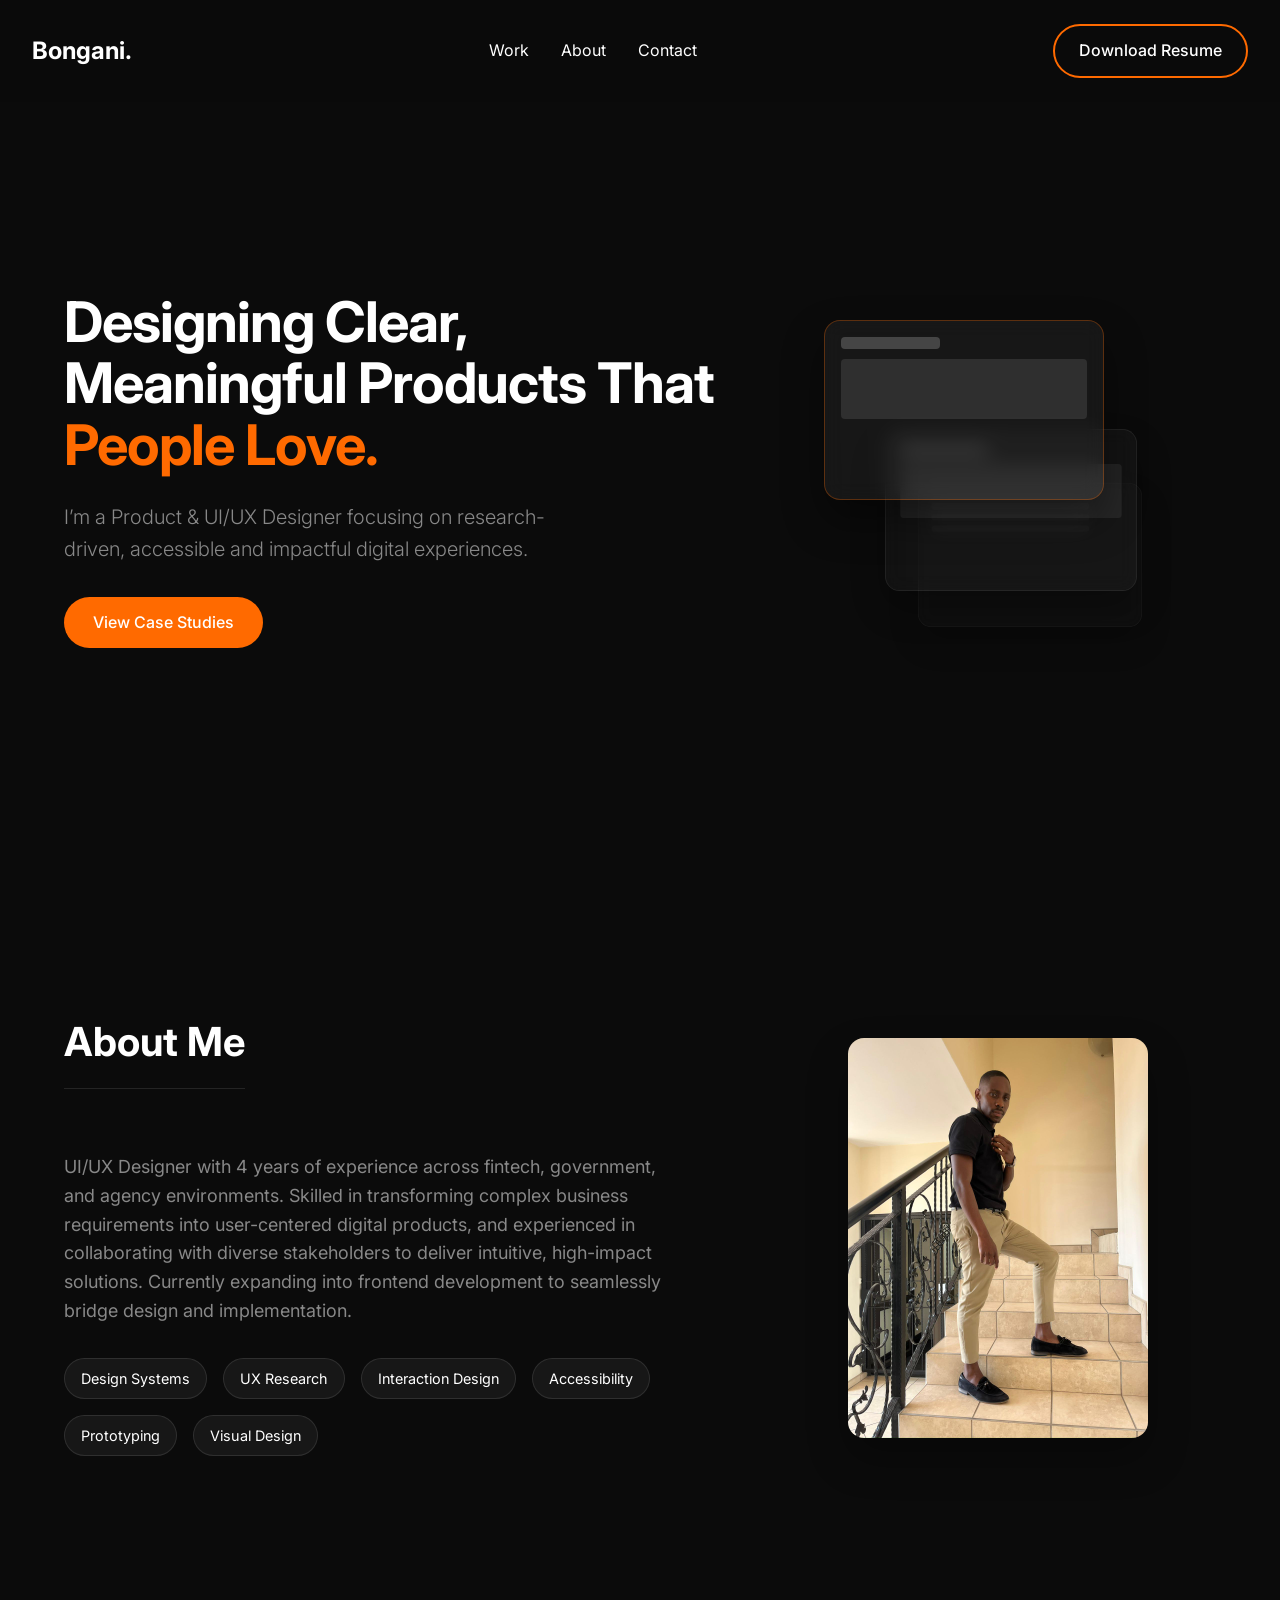
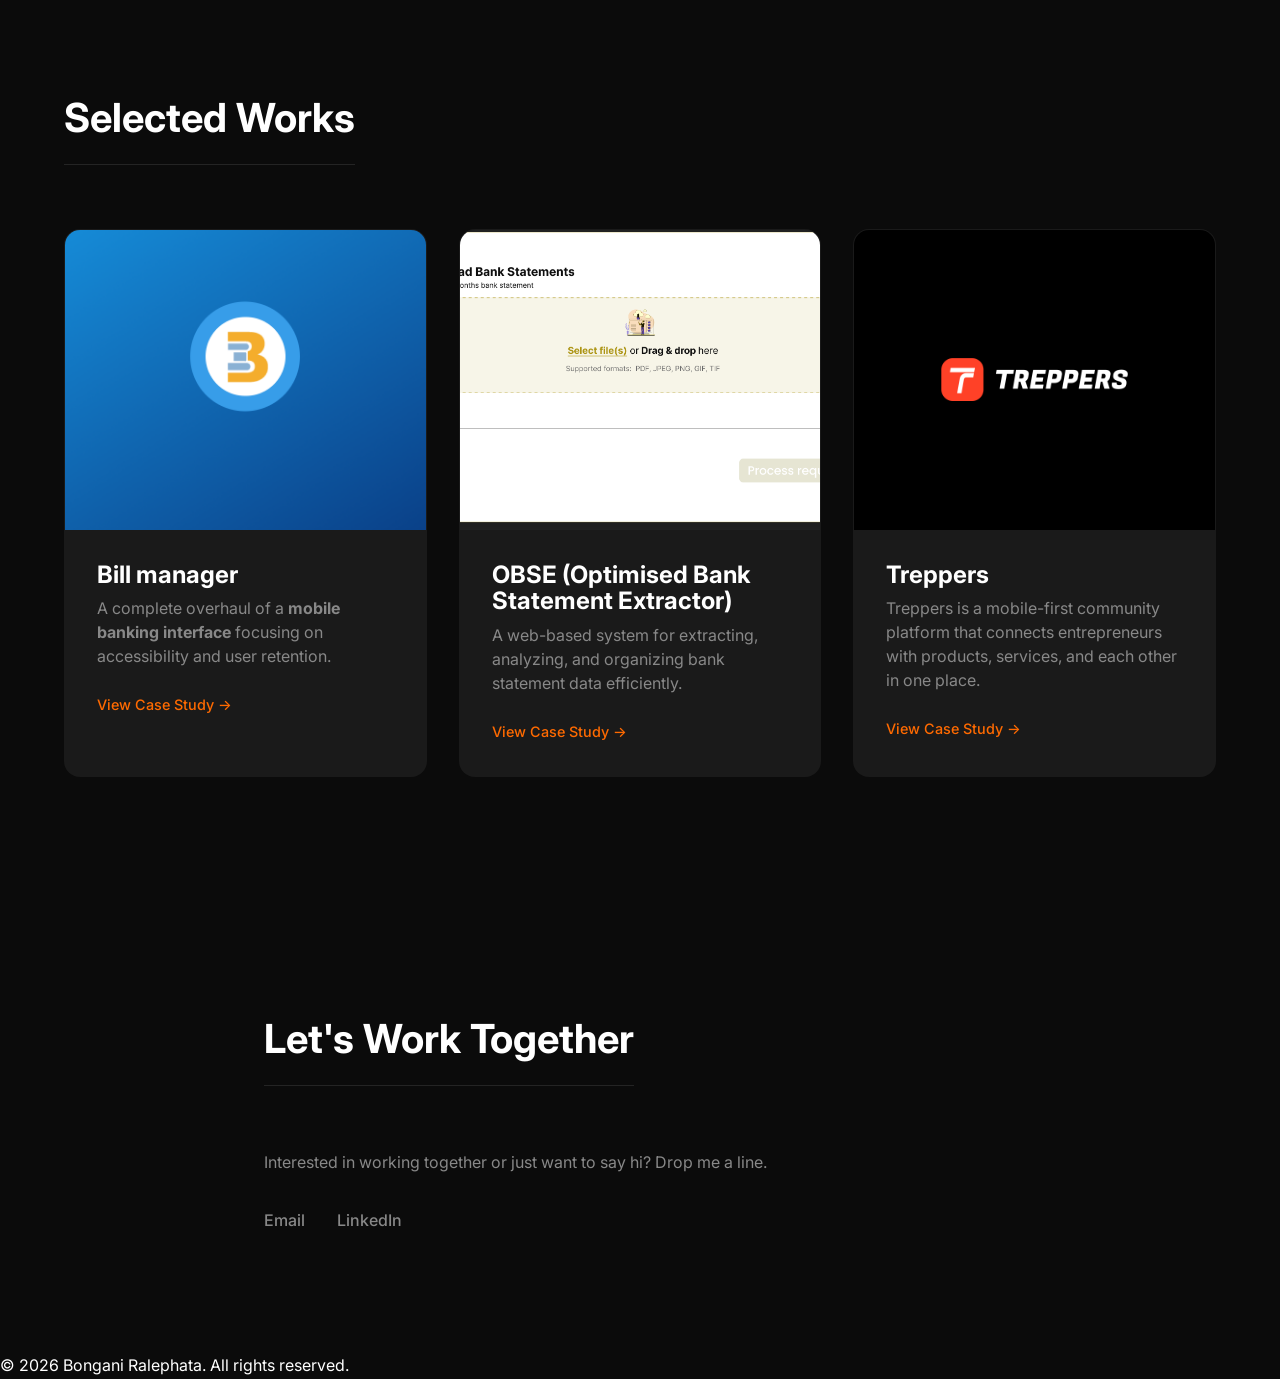
<file: index.html>
<!DOCTYPE html>
<html lang="en">

<head>
    <meta charset="UTF-8">
    <meta name="viewport" content="width=device-width, initial-scale=1.0">
    <title>Bongani Ralephata | Product & UI/UX Designer</title>
    <link rel="preconnect" href="https://fonts.googleapis.com">
    <link rel="preconnect" href="https://fonts.gstatic.com" crossorigin>
    <link href="https://fonts.googleapis.com/css2?family=Inter:wght@300;400;500;600;700&display=swap" rel="stylesheet">
    <link rel="stylesheet" href="css/style.css">
</head>

<body>
    <nav class="navbar" >
        <div class="logo">Bongani.</div>
        <ul class="nav-links">
            <li><a href="#work">Work</a></li>
            <li><a href="#about">About</a></li>
            <li><a href="#contact">Contact</a></li>
        </ul>
        <a href="assets/Bongani Ralephata CV.pdf"  class="btn btn-secondary">Download Resume</a>
        
    </nav>

    <main id="main-content">
        <!-- Hero Section -->
        <section id="hero" class="hero-section">
            <div class="container hero-container">
                <div class="hero-content">
                    <h1 class="hero-title">Designing Clear, Meaningful Products That <span class="text-orange">People
                            Love.</span></h1>
                    <p class="hero-subtitle">I’m a Product & UI/UX Designer focusing on research-driven, accessible and
                        impactful digital experiences.</p>
                    <div class="hero-actions">
                        <a href="#work" class="btn btn-primary">View Case Studies</a>
                        <!--<a href="#" class="btn btn-outline">Download CV</a>-->
                    </div>
                </div>
                <div class="hero-visual">
                    <div class="floating-ui-card card-1">
                        <div class="ui-header"></div>
                        <div class="ui-body"></div>
                    </div>
                    <div class="floating-ui-card card-2">
                        <div class="ui-header"></div>
                        <div class="ui-body"></div>
                    </div>
                    <div class="floating-ui-card card-3">
                        <div class="ui-content-lines"></div>
                    </div>
                </div>
            </div>
        </section>

        <!-- About Section -->
        <section id="about" class="about-section">
            <div class="container about-container">
                <div class="about-content">
                    <h2 class="section-title">About Me</h2>
                    <p class="about-text">
                        UI/UX Designer with 4 years of experience across fintech, government, and agency environments. Skilled in transforming complex business requirements into user-centered digital products, and experienced in collaborating with diverse stakeholders to deliver intuitive, high-impact solutions. Currently expanding into frontend development to seamlessly bridge design and implementation.
                    </p>
                    <ul class="skills-list">
                        <li>Design Systems</li>
                        <li>UX Research</li>
                        <li>Interaction Design</li>
                        <li>Accessibility</li>
                        <li>Prototyping</li>
                        <li>Visual Design</li>
                    </ul>
                </div>
                <div class="about-image">
                    <img src="assets/images/WhatsApp Image 2025-12-08 at 20.19.52.jpeg" alt="Bongani Ralephata Portrait" class="portrait-img">
                </div>
            </div>
        </section>

        <!-- Work/Projects Section -->
        <section id="work" class="projects-section">
            <div class="container">
                <h2 class="section-title">Selected Works</h2>
                <div class="projects-grid">
                    <!-- Project Card 1 -->
                    <a href="Bill-manager.html" class="project-card">
                        <div class="project-image">
                            <img src="assets/images/Logo.png"Fintech Dashboard loading="lazy">
                        </div>
                        <div class="project-info">
                            <h3 class="project-title">Bill manager</h3>
                            <p class="project-desc">A complete overhaul of a <span><strong>mobile banking interface</strong></span> focusing on accessibility
                                and user retention.</p>
                           
                            <span class="project-link">View Case Study &rarr;</span>
                        </div>
                    </a>

                    <!-- Project Card 2--> 
                    <a href="OBSE.html" class="project-card">
                        <div class="project-image" >
                            <img src="assets/images/Obse_cover.png" alt="E-Commerce App" loading="lazy" >
                        </div>
                        <div class="project-info">
                            <h3 class="project-title">OBSE (Optimised Bank Statement Extractor)</h3>
                            <p class="project-desc">A web-based system for extracting, analyzing, and organizing bank statement data efficiently.</p>
                            <span class="project-link">View Case Study &rarr;</span>
                        </div>
                    </a>

                    <!-- Project Card 3 -->
                    <a href="Treppers.html" class="project-card">
                        <div class="project-image">
                            <img src="assets/images/Treppers_logo.png" alt="HealthTech Portal" loading="lazy">
                        </div>
                        <div class="project-info">
                            <h3 class="project-title">Treppers</h3>
                            <p class="project-desc">Treppers is a mobile-first community platform that connects entrepreneurs with products, services, and each other in one place.</p>
                            <span class="project-link">View Case Study &rarr;</span>
                        </div>
                    </a>
                </div>
            </div>
        </section>

        

        <!-- Contact Section -->
        <section id="contact" class="contact-section">
            <div class="container contact-container">
                <div class="contact-content">
                    <h2 class="section-title">Let's Work Together</h2>
                    <p class="contact-text">Interested in working together or just want to say hi? Drop me a line.</p>

                    <!--<form class="contact-form">
                        <div class="form-group">
                            <input type="text" placeholder="Name" required>
                        </div>
                        <div class="form-group">
                            <input type="email" placeholder="Email" required>
                        </div>
                        <div class="form-group">
                            <textarea placeholder="Message" rows="5" required></textarea>
                        </div>
                        <button type="submit" class="btn btn-primary">Send Message</button>
                    </form>-->

                    <div class="social-links">
                        <a href="mailto:bonganiralephata67@gmail.com" class="social-link">Email</a>
                        <a href="www.linkedin.com/in/bongani-ralephata-429795181" class="social-link">LinkedIn</a>
                    </div>
                </div>
            </div>
        </section>
    </main>

    <footer>
        <p>&copy; 2026 Bongani Ralephata. All rights reserved.</p>
    </footer>

    <script src="js/script.js"></script>
</body>

</html>
</file>
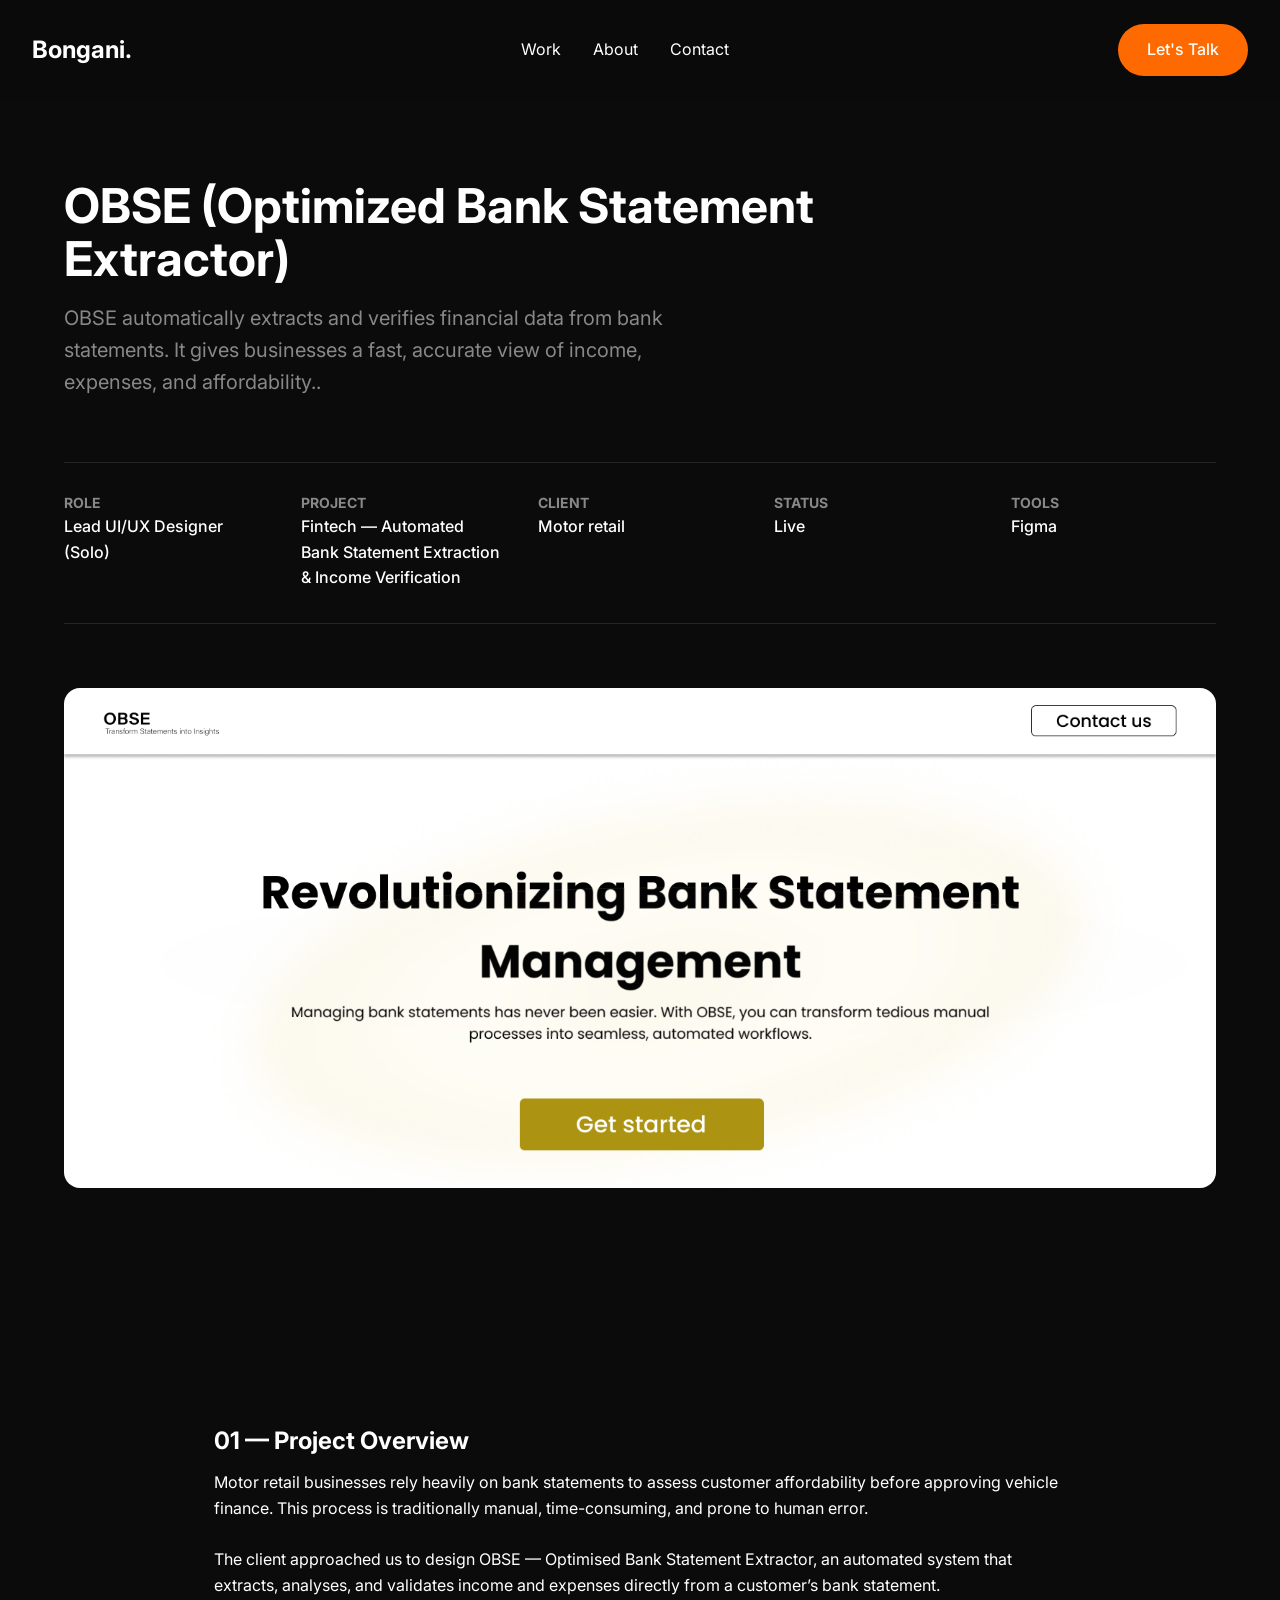
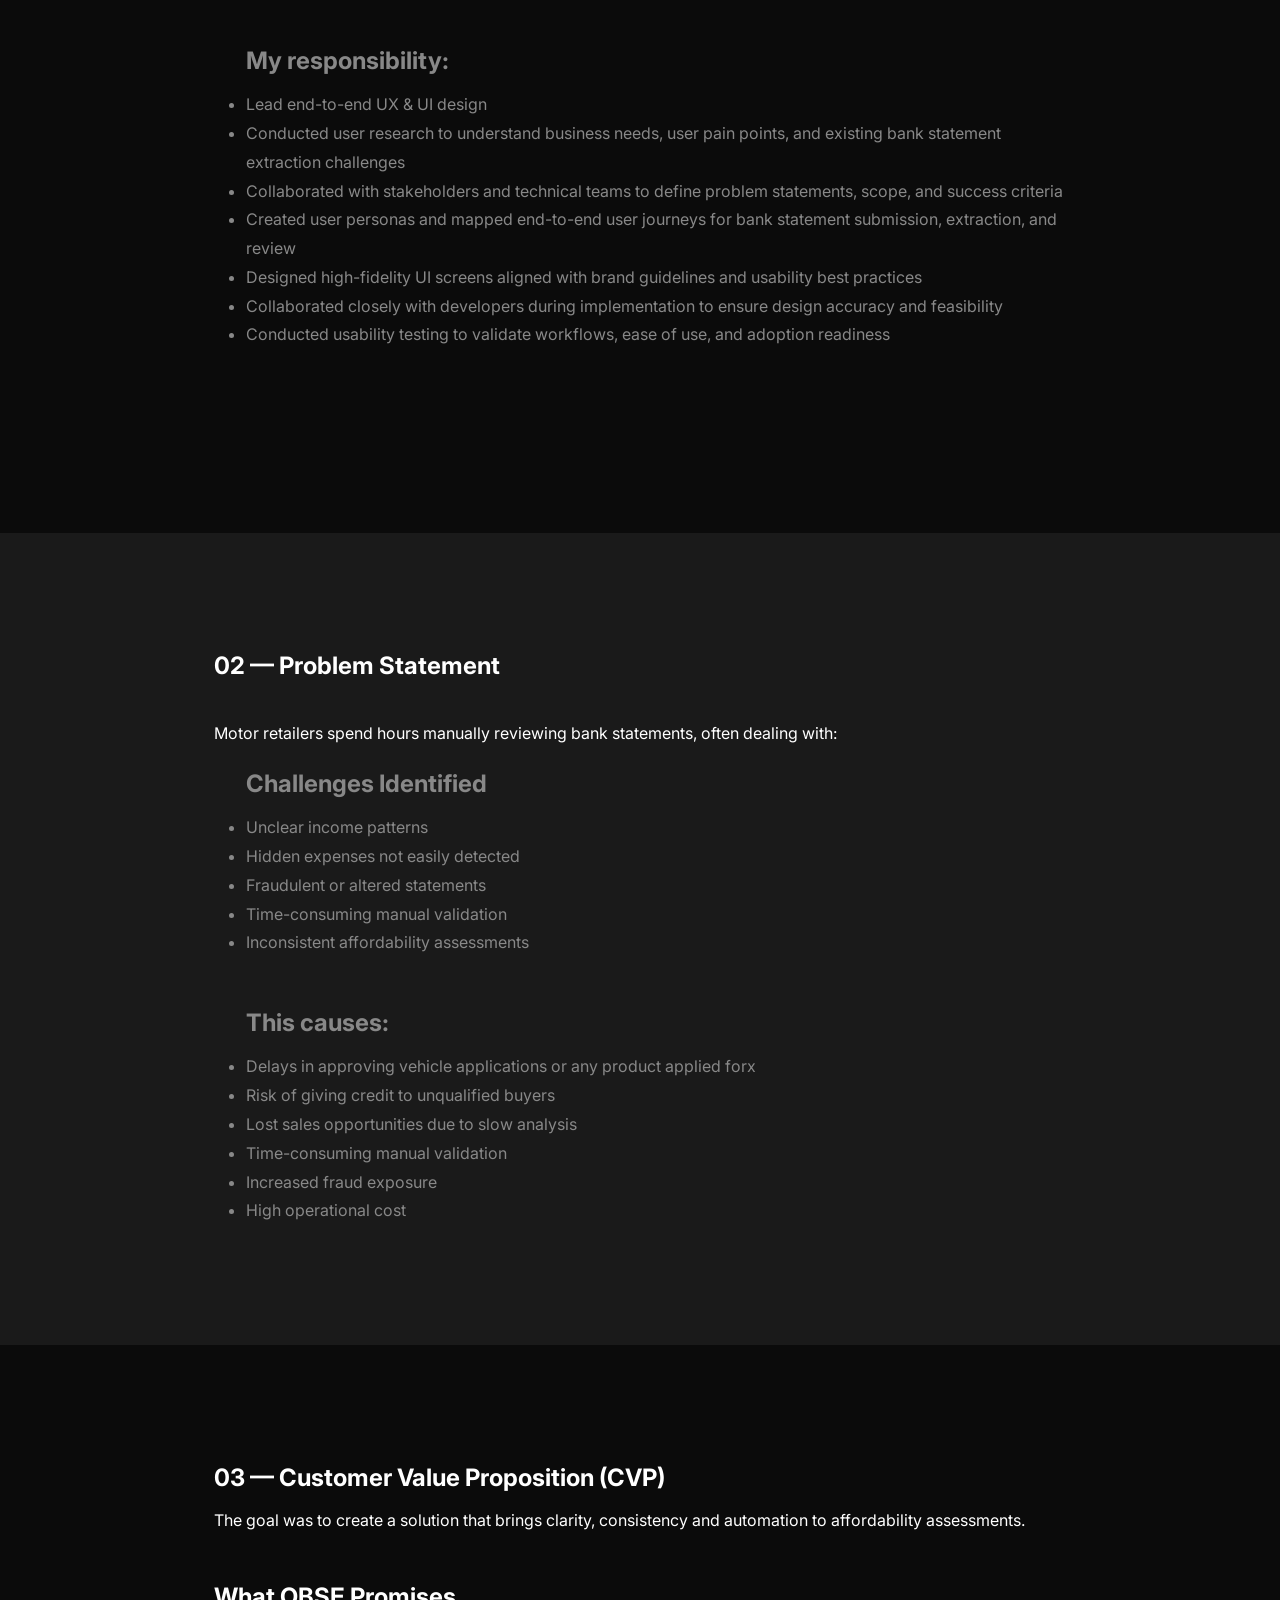
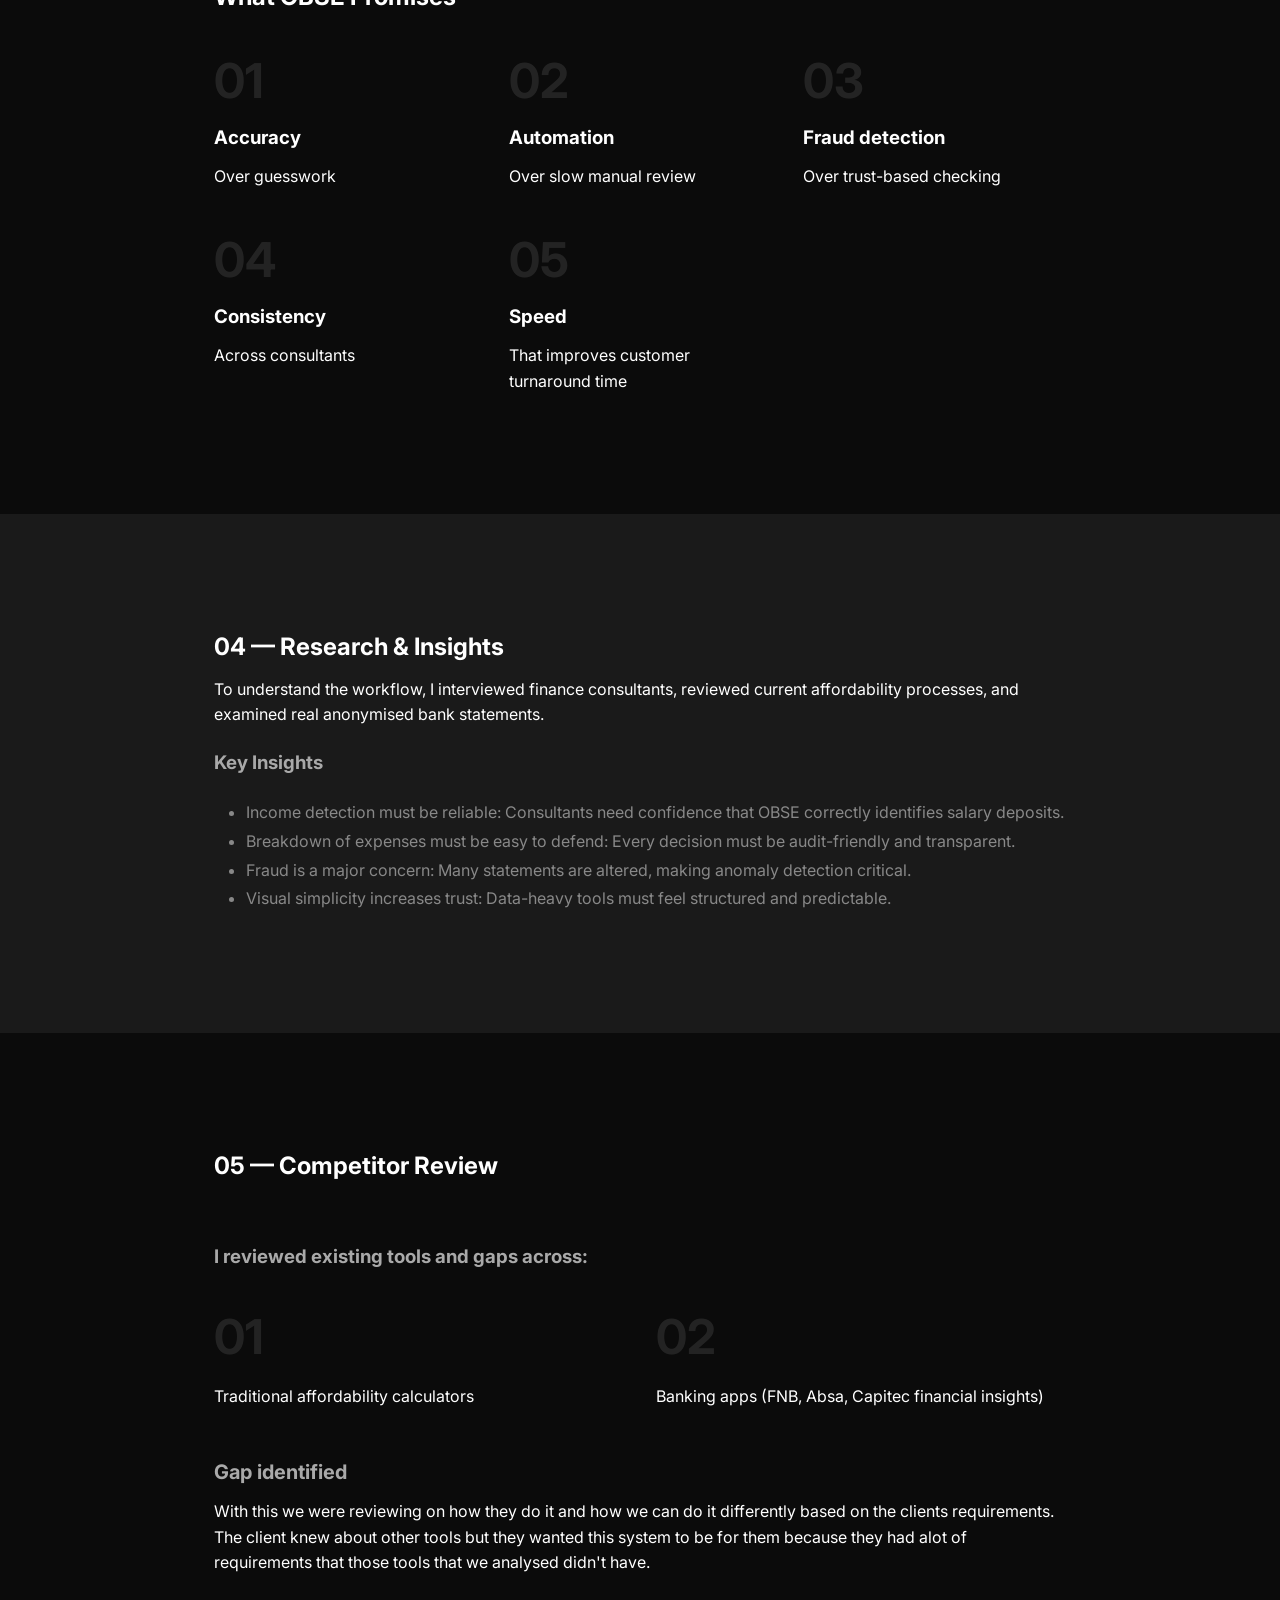
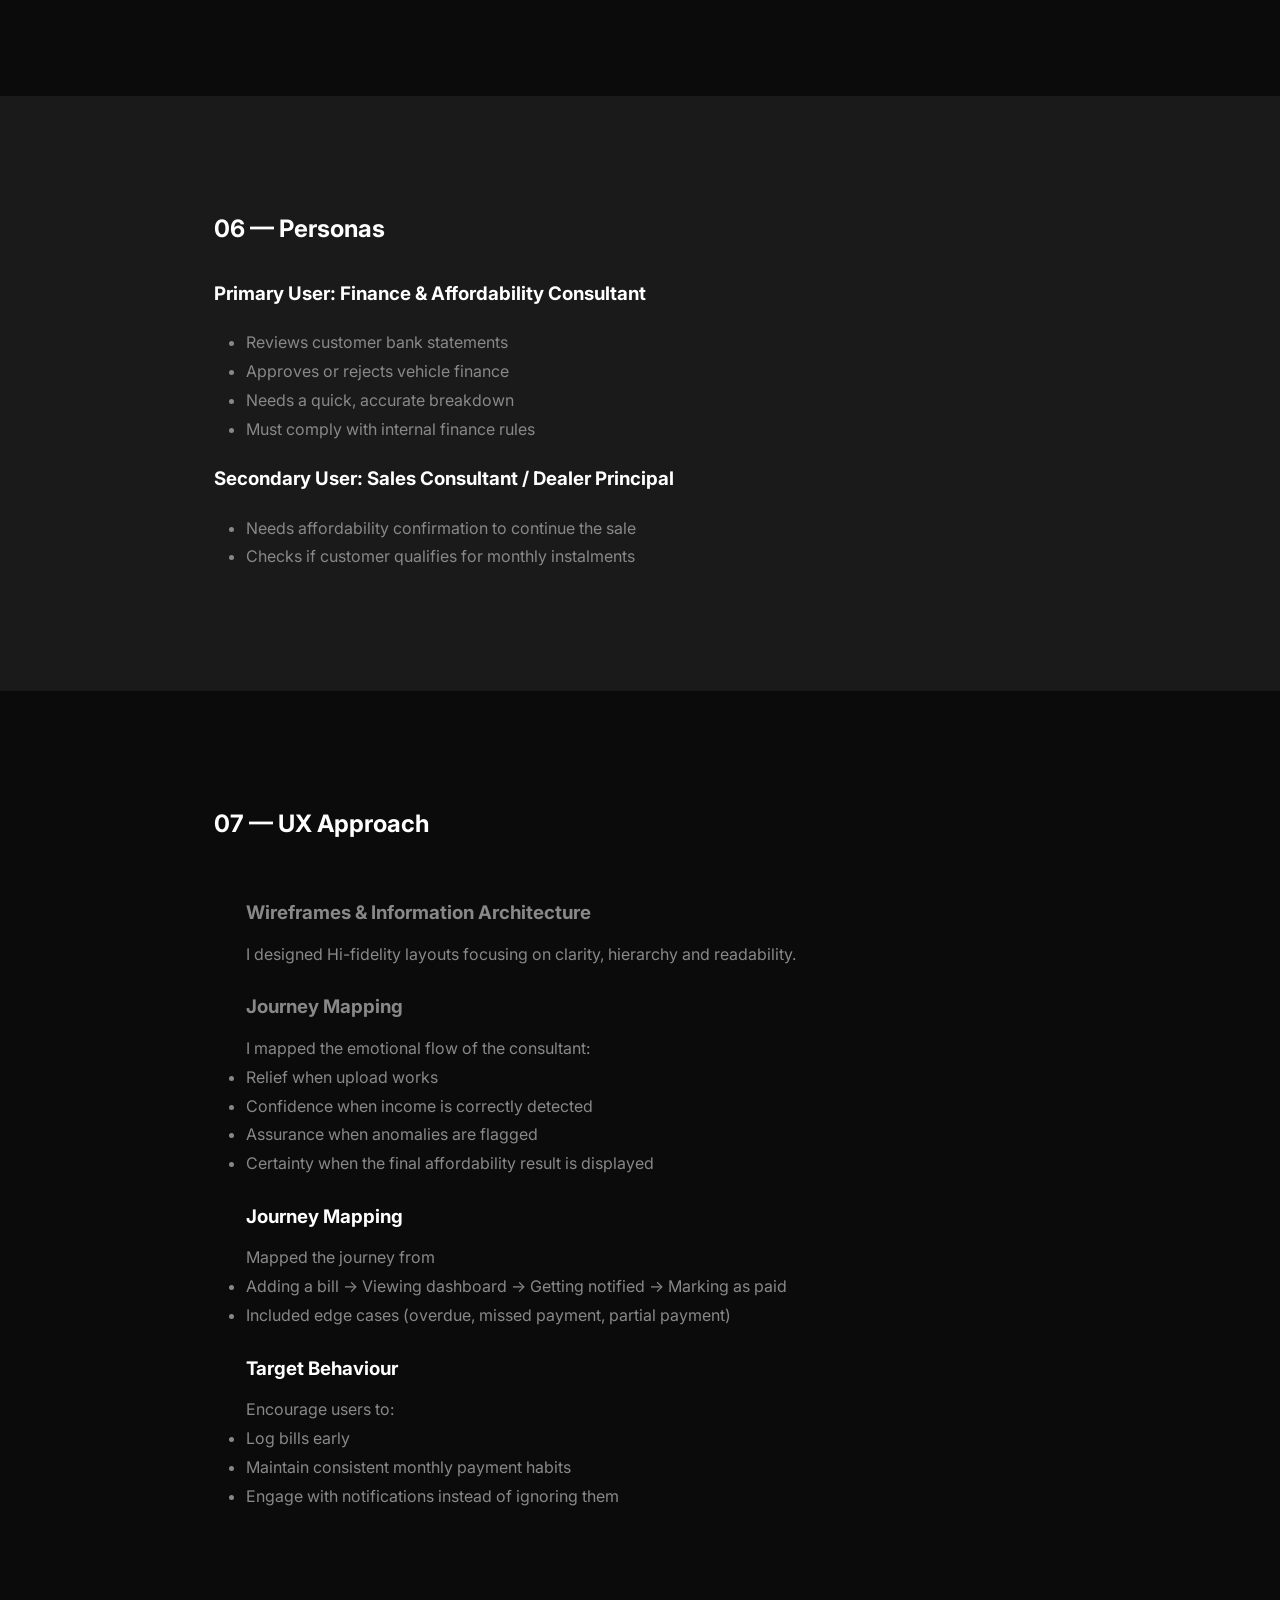
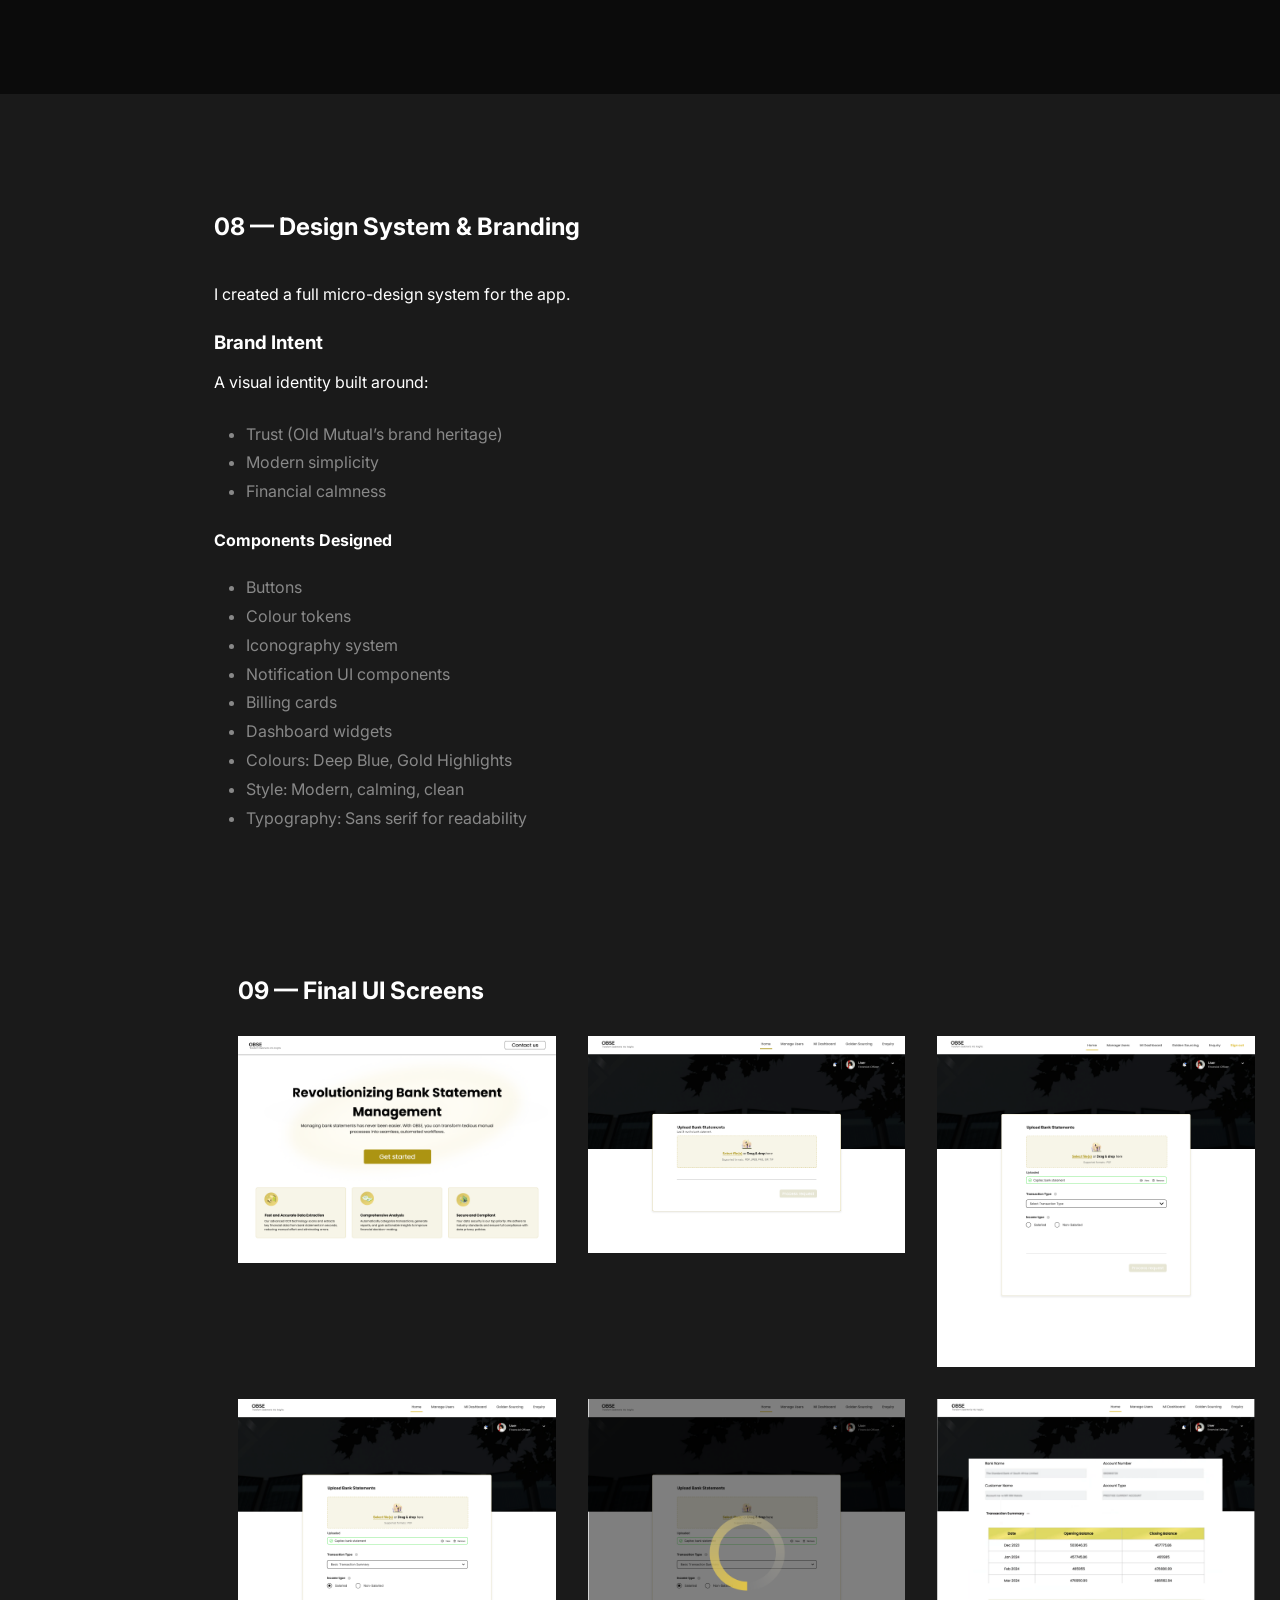
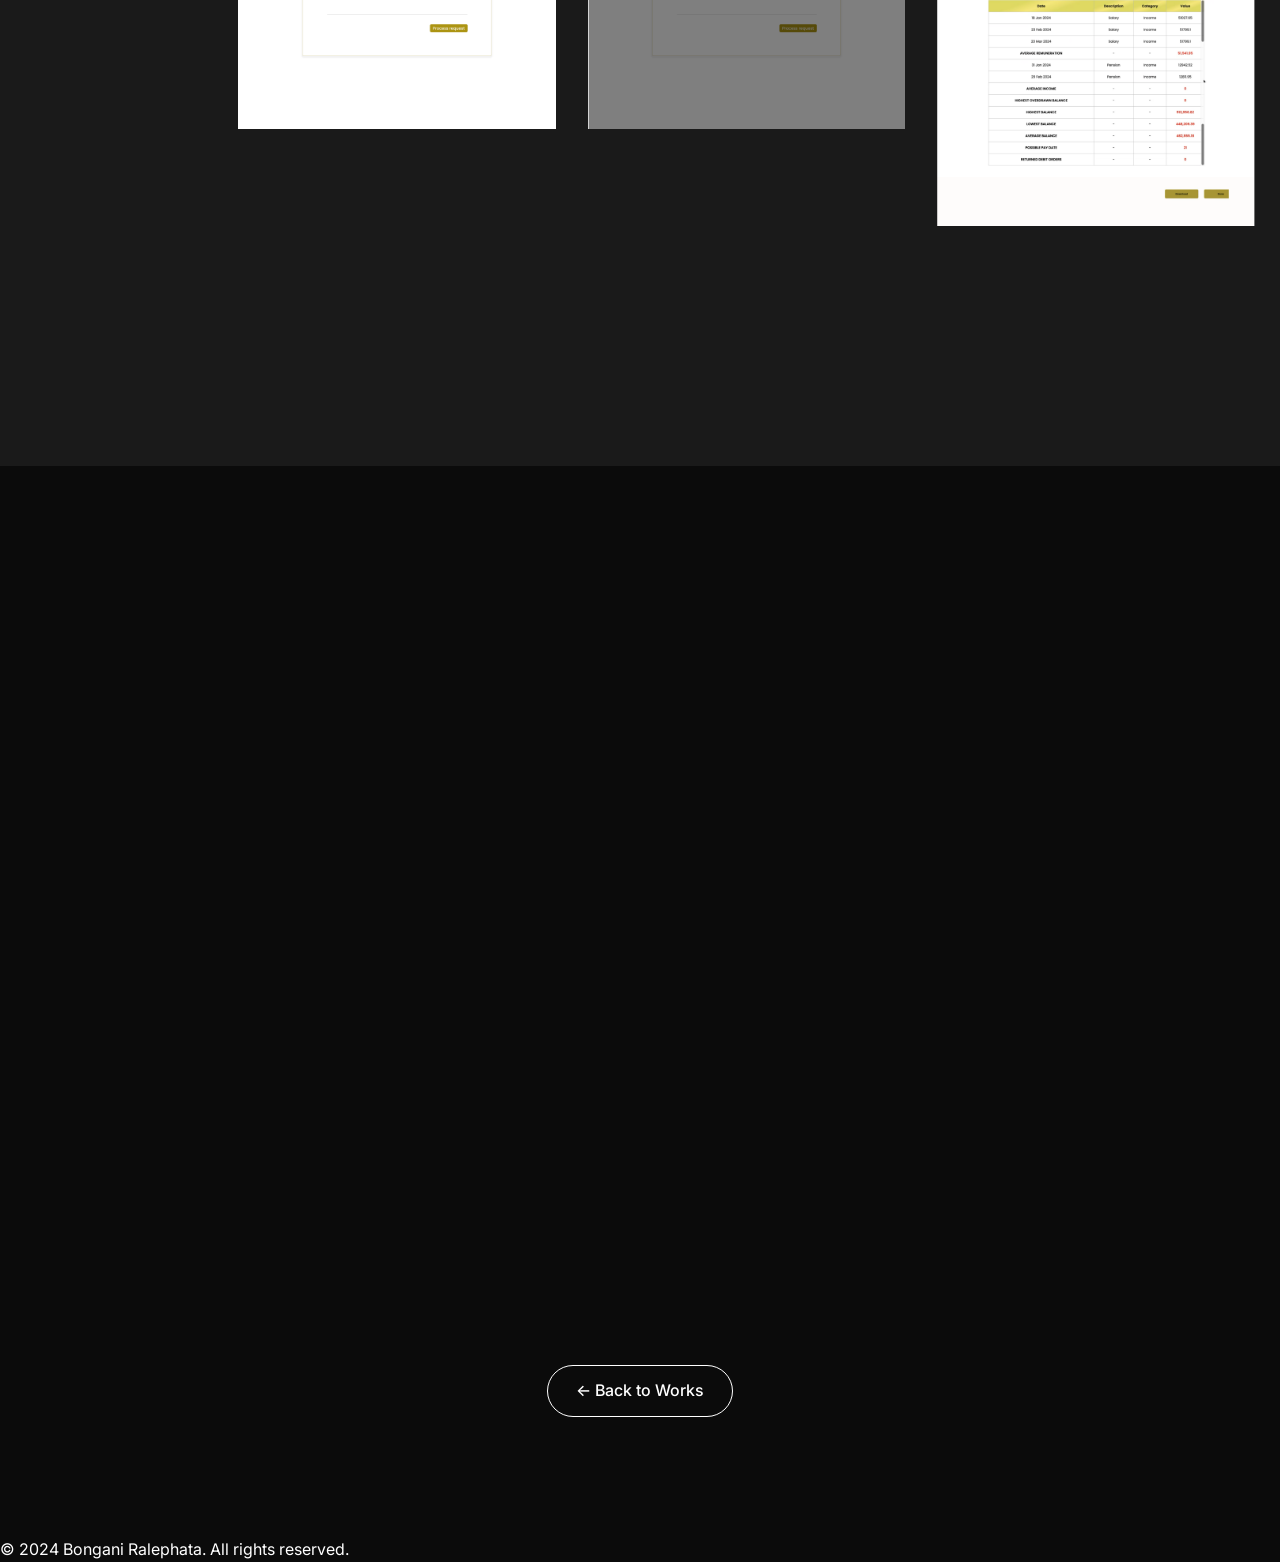
<file: OBSE.html>
<!DOCTYPE html>
<html lang="en">

<head>
    <meta charset="UTF-8">
    <meta name="viewport" content="width=device-width, initial-scale=1.0">
    <title>OBSE Case Study</title>
    <link rel="preconnect" href="https://fonts.googleapis.com">
    <link rel="preconnect" href="https://fonts.gstatic.com" crossorigin>
    <link href="https://fonts.googleapis.com/css2?family=Inter:wght@300;400;500;600;700&display=swap" rel="stylesheet">
    <link rel="stylesheet" href="css/style.css">
</head>

<body>
    <nav class="navbar">
        <div class="logo"><a href="index.html">Bongani.</a></div>
        <ul class="nav-links">
            <li><a href="index.html#work">Work</a></li>
            <li><a href="index.html#about">About</a></li>
            <li><a href="index.html#contact">Contact</a></li>
        </ul>
        <a href="index.html#contact" class="btn btn-primary">Let's Talk</a>
    </nav>

    <main id="main-content">
        <!-- Case Study Hero -->
        <header class="cs-hero">
            <div class="container">
                <h1 class="cs-title">OBSE (Optimized Bank Statement Extractor) </h1>
                <p class="cs-subtitle">OBSE automatically extracts and verifies financial data from bank statements.
                It gives businesses a fast, accurate view of income, expenses, and affordability..</p>

                <div class="cs-meta-grid">
                    <div class="cs-meta-item">
                        <h4>Role</h4>
                        <p>Lead UI/UX Designer (Solo)</p>
                    </div>
                    <div class="cs-meta-item">
                        <h4>Project</h4>
                        <p>Fintech — Automated Bank Statement Extraction & Income Verification</p>
                    </div>
                    <div class="cs-meta-item">
                        <h4>Client</h4>
                        <p>Motor retail</p>
                    </div>
                    <div class="cs-meta-item">
                        <h4>Status</h4>
                        <p>Live</p>
                    </div>
                    <div class="cs-meta-item">
                        <h4>Tools</h4>
                        <p>Figma</p>
                    </div>
                   
                </div>

                <div class="cs-hero-image">
                    <img src="assets/images/Obse_Home.png" alt="Bill Manager Hero" loading="eager">
                </div>
            </div>
        </header>

        <!-- Project Overview -->
        <section class="cs-section">
            <div class="container cs-content-width">
                <div class="cs-block">
                    <h2>01 — Project Overview</h2>
                    <p>Motor retail businesses rely heavily on bank statements to assess customer affordability before approving vehicle finance. This process is traditionally manual, time-consuming, and prone to human error.
                    <br> <br>
                    The client approached us to design OBSE — Optimised Bank Statement Extractor, an automated system that extracts, analyses, and validates income and expenses directly from a customer’s bank statement.
                        <br> <br>
                        <ul class="cs-list">
                            <h2>My responsibility:</h2>
                    <li>Lead end-to-end UX & UI design</li>
                    
                    <li>Conducted user research to understand business needs, user pain points, and existing bank statement extraction challenges</li>
                    
                    <li>Collaborated with stakeholders and technical teams to define problem statements, scope, and success criteria</li>
                    <li>Created user personas and mapped end-to-end user journeys for bank statement submission, extraction, and review</li>
                    <li>Designed high-fidelity UI screens aligned with brand guidelines and usability best practices</li>
                    <li>Collaborated closely with developers during implementation to ensure design accuracy and feasibility</li>
                    <li>Conducted usability testing to validate workflows, ease of use, and adoption readiness</li>
                    </ul>
                </div>
            </div>
        </section>

        <!-- 02 — Project Context -->
        <section class="cs-section bg-gray">
            <div class="container cs-content-width">
                <h2>02 — Problem Statement</h2>
                <br>
                <p>Motor retailers spend hours manually reviewing bank statements, often dealing with:</p>
                
                    <ul class="cs-list">
                        <h2>Challenges Identified</h2>
                        
                <li>Unclear income patterns</li>
                <li>Hidden expenses not easily detected</li>
                <li>Fraudulent or altered statements</li>
                <li>Time-consuming manual validation</li>
                <li>Inconsistent affordability assessments</li>
                <br>
                </ul> 


                    <ul class="cs-list">
                        <h2>This causes:</h2>
                        
                <li>Delays in approving vehicle applications or any product applied forx</li>
                <li>Risk of giving credit to unqualified buyers</li>
                <li>Lost sales opportunities due to slow analysis</li>
                <li>Time-consuming manual validation</li>
                <li>Increased fraud exposure</li>
                <li>High operational cost</li>

                </ul> 

                <!--<ul class="cs-list">
                    <li><strong>Navigation Clutter:</strong> Too many menu items.</li>
                    <li><strong>Hidden Fees:</strong> Users felt lack of transparency.</li>
                    <li><strong>Mobile Issues:</strong> Dashboard was unusable on smaller screens.</li>
                </ul>
                <div class="cs-image-block">
                    <div class="placeholder-img tall"></div>
                    <p class="caption">User Journey Map</p>
                </div>
            </div>-->
        </section>

        <!-- 03 — Customer Value Proposition (CVP) -->
        <section class="cs-section">
            <div class="container cs-content-width">
                <h2>03 — Customer Value Proposition (CVP)</h2>
                <p>The goal was to create a solution that brings clarity, consistency and automation to affordability assessments.</p>
                <br> <br>
                 <h2>What OBSE Promises</h2>
                <div class="process-steps">
                   
                    <div class="step">
                        <span class="step-number">01</span>
                        <h3>Accuracy</h3>
                        <p>Over guesswork</p>
                    </div>
                    <div class="step">
                        <span class="step-number">02</span>
                        <h3>Automation</h3>
                        <p>Over slow manual review</p>
                    </div>
                    <div class="step">
                        <span class="step-number">03</span>
                        <h3>Fraud detection</h3>
                        <p>Over trust-based checking</p>
                    </div>
                    <div class="step">
                        <span class="step-number">04</span>
                        <h3>Consistency</h3>
                        <p>Across consultants</p>
                    </div>
                    <div class="step">
                        <span class="step-number">05</span>
                        <h3>Speed</h3>
                        <p>That improves customer turnaround time</p>
                    </div>
                </div>
            </div>
        </section>

        <!--  04 — Research & Insights -->
        <section class="cs-section bg-gray">
            <div class="container cs-content-width">
                <h2>04 — Research & Insights</h2>
                <p>To understand the workflow, I interviewed finance consultants, reviewed current affordability processes, and examined real anonymised bank statements.
                    <br> <br>
                <h3 style="color: darkgray;">Key Insights</h3>
                <ul class="cs-list">
                  
                <li>Income detection must be reliable:
                Consultants need confidence that OBSE correctly identifies salary deposits. </li>
                
                <li>Breakdown of expenses must be easy to defend:
                Every decision must be audit-friendly and transparent.</li>

                <li>Fraud is a major concern:
                Many statements are altered, making anomaly detection critical.</li>
            
                <li>Visual simplicity increases trust:
                Data-heavy tools must feel structured and predictable.</li>
                </ul>

                </section>


                <!-- 05 — Competitor Review -->
        <section class="cs-section">
            <div class="container cs-content-width">
                <h2>05 — Competitor Review</h2>
                
                <br>
                <br>
                <h3 style="color: darkgray;">I reviewed existing tools and gaps across:</h3>
                <div class="process-steps">
                    <div class="step">
                        <span class="step-number">01</span>
                        <p>Traditional affordability calculators</p>
            
                    </div>
                    <div class="step">
                        <span class="step-number">02</span>
                        <p>Banking apps (FNB, Absa, Capitec financial insights)</p>
                        
                    </div>
                    
                    
                </div>
                <br> <br>

                <h4 style="color: darkgray; font-size: 20px;"> Gap identified</h4>
                    <p> With this we were reviewing on how they do it and how we can do it differently based on the clients requirements. The client knew about other tools but they wanted this system to be for them because they had alot of requirements that those tools that we analysed didn't have.</p>
            </div>
            
            
                    </div>
        </section>

         <!-- Design Process 
        <section class="cs-section">
            <div class="container cs-content-width">
                <h2>Design Process</h2>
                <div class="process-steps">
                    <div class="step">
                        <span class="step-number">01</span>
                        <h3>Empathize</h3>
                        <p>User interviews & surveys.</p>
                    </div>
                    <div class="step">
                        <span class="step-number">02</span>
                        <h3>Define</h3>
                        <p>Problem statements & personas.</p>
                    </div>
                    <div class="step">
                        <span class="step-number">03</span>
                        <h3>Ideate</h3>
                        <p>Sketches & wireframing.</p>
                    </div>
                    <div class="step">
                        <span class="step-number">04</span>
                        <h3>Prototype</h3>
                        <p>High-fidelity interaction.</p>
                    </div>
                </div>
            </div>
        </section>-->

        <!-- 06 — Personas -->
        <section class="cs-section bg-gray">
            <div class="container cs-content-width">
                <h2>06 — Personas</h2>
                <br>
 
                <h3>Primary User: Finance & Affordability Consultant</h3>

                <ul class="cs-list">
                    <li>Reviews customer bank statements
                    </li>

                    <li>Approves or rejects vehicle finance </li>

                    <li>Needs a quick, accurate breakdown</li>
                    <li>Must comply with internal finance rules</li>
                </ul>
                <br>

                <h3>Secondary User: Sales Consultant / Dealer Principal</h3>

                <ul class="cs-list">
                    <li>Needs affordability confirmation to continue the sale
                    </li>

                    <li>Checks if customer qualifies for monthly instalments </li></ul>
                <!--<div class="cs-image-block">
                    <div class="placeholder-img tall"></div>
                    <p class="caption">User Journey Map</p>
                </div>-->
            </div>
        </section>

        <!-- 07 — UX Approach -->
        <section class="cs-section">
            <div class="container cs-content-width">
                <div class="cs-block">
                    <h2>07 — UX Approach</h2>
                    <br>
                <ul class="cs-list">
                    <h3>Wireframes & Information Architecture</h3>
                    <p>I designed Hi-fidelity layouts focusing on clarity, hierarchy and readability.</p>
                    <br>
                    <h3>Journey Mapping</h3>
                    <p>I mapped the emotional flow of the consultant:</p>
                    <li>Relief when upload works
                    </li>

                    <li>Confidence when income is correctly detected</li>
                    <li>Assurance when anomalies are flagged</li>
                    <li>Certainty when the final affordability result is displayed</li>
                    <br>

                    <h3 style="color: white;">Journey Mapping</h3>
                    <p>Mapped the journey from</p>
                    <li>Adding a bill → Viewing dashboard → Getting notified → Marking as paid
                    </li>

                    <li>Included edge cases (overdue, missed payment, partial payment)</li>
                    <br>

                    <h3 style="color: white;">Target Behaviour</h3>
                    <p>Encourage users to:</p>
                    <li>Log bills early
                    </li>

                    <li>Maintain consistent monthly payment habits</li>
                    <li>Engage with notifications instead of ignoring them</li>

                </ul>
            </div>
        </section>

        <!-- 08 — Design System & Branding -->
        <section class="cs-section bg-gray">
            <div class="container cs-content-width">
                <h2>08 — Design System & Branding</h2>
                <br>
                <p>I created a full micro-design system for the app.
                    <br>
                    <br>
                     <h3>Brand Intent</h3>
                     
                    <p>A visual identity built around:</p>
                    
                    <ul class="cs-list">
                        <li>Trust (Old Mutual’s brand heritage)</li>
                        <li>Modern simplicity</li>
                        <li>Financial calmness</li>  
                    </ul>
                    <br>
                    <h4> Components Designed </h4>
                
                    <ul class="cs-list">
                        <li>Buttons</li>
                        <li>Colour tokens</li>
                        <li>Iconography system</li>
                        <li>Notification UI components</li>
                        <li>Billing cards</li>
                        <li>Dashboard widgets</li>
                        <li>Colours: Deep Blue, Gold Highlights</li>
                        <li>Style: Modern, calming, clean</li>
                        <li>Typography: Sans serif for readability</li>  
                    </ul>
                    <br>
                    

        

        <!-- Visual Design & Screens -->
        <section class="cs-section">
            <div class="container">
                <h2>09 — Final UI Screens</h2>
                <div class="cs-gallery" style="width: 170%;" >
                    <img src="assets/images/Obse_Home.png">

                    <img src="assets/images/Obse_1.png">

                    <img src="assets/images/Obse_2.png">

                    <img src="assets/images/Obse_3.png">

                    <img src="assets/images/Obse_4.png">
                    <img src="assets/images/Obse_5.png">
                    <img src="assets/images/Obse_6.png">
                    
                
                </div>
                   
            </div>
        </section>

        <!-- Video Prototype 
        <section class="cs-section bg-gray">
            <div class="container cs-content-width">
                <h2>Interactive Prototype</h2>
                <video controls width="100%">
  <source src="assets/images/Recording 2025-12-11 125152.mp4" type="video/mp4">
  Your browser does not support the video tag.
</video>-->
                
                    
                </div>
               
            </div>
        </section>

        

        <!-- 11 — Impact & What This Project Achieved -->
        <section class="cs-section">
            <div class="container cs-content-width">
                <div class="cs-block">
                    <h2>11 — Impact & What This Project Achieved</h2>
                    <p>The OBSE (Optimised Bank Statement Extractor) solution has successfully launched and is now actively used by one of the motor retail companies. The system enables reliable bank statement extraction, supported by continuous communication, hands-on assistance, and structured training to ensure smooth adoption.</p>
                    

                <ul class="cs-list">
                    <h3 style="color: white;">Impact Delivered</h3>
                    
                    <li>A live, production-ready OBSE platform enabling accurate and efficient bank statement extraction
                    </li>

                    <li>Successful rollout and adoption by motor retail company as an active client</li>
                    <li>Consistent communication and support between the OBSE team and the client to resolve extraction failures and edge cases</li>
                    <li>Dedicated training sessions delivered to ensure ease of use and fast onboarding</li>
                    
                    <br>

                    <h3 style="color: white;">Potential Business Impact (Projected)</h3>
                    
                    <li>Faster and more reliable processing of customer bank statements
                    </li>

                    <li>Increased client confidence through active support and clear communication</li>
                    
                    <br>

                </ul>
            </div>
        </section>

        <!-- Results
        <section class="cs-section">
            <div class="container cs-content-width">
                <h2>12 — Reflection</h2>
                <p>This project allowed me to:</p>
                <div class="results-grid">
                    <div class="result-card">
                        <span class="result-value">Lead a digital product from concept → research → system design → prototyping</span>
                        <span class="result-label">User Activation</span>
                    </div>
                    <div class="result-card">
                        <span class="result-value">-18%</span>
                        <span class="result-label">Drop-off Rate</span>
                    </div>
                    <div class="result-card">
                        <span class="result-value">4.8/5</span>
                        <span class="result-label">Customer Satisfaction</span>
                    </div>
                </div>
            </div>
        </section>-->





        <!-- Navigation -->
        <section class="cs-nav-footer">
            <div class="container">
                <a href="index.html#work" class="btn btn-outline">&larr; Back to Works</a>
            </div>
        </section>
    </main>

    <footer>
        <p>&copy; 2024 Bongani Ralephata. All rights reserved.</p>
    </footer>

    <script src="js/script.js"></script>
</body>

</html>
</file>
<file: css/style.css>
:root {
    /* Color Palette */
    --color-black: #0B0B0B;
    --color-white: #FFFFFF;
    --color-orange: #FF6A00;
    --color-gray-dark: #1A1A1A;
    --color-gray-light: #F4F4F4;
    --color-text-dim: #888888;

    /* Typography */
    --font-main: 'Inter', sans-serif;
    --font-heading-line-height: 1.1;
    --font-body-line-height: 1.6;

    /* Spacing */
    --spacing-xs: 8px;
    --spacing-sm: 16px;
    --spacing-md: 24px;
    --spacing-lg: 32px;
    --spacing-xl: 64px;
    --spacing-xxl: 120px;

    /* Layout */
    --container-max-width: 1200px;
    --border-radius-sm: 8px;
    --border-radius-md: 16px;
    --transition-speed: 0.3s;
}

/* Reset & Base Styles */
*,
*::before,
*::after {
    margin: 0;
    padding: 0;
    box-sizing: border-box;
}

html {
    scroll-behavior: smooth;
    font-size: 16px;
}

body {
    background-color: var(--color-black);
    color: var(--color-white);
    font-family: var(--font-main);
    line-height: var(--font-body-line-height);
    overflow-x: hidden;
    -webkit-font-smoothing: antialiased;
}

a {
    text-decoration: none;
    color: inherit;
    transition: color var(--transition-speed) ease;
}

ul {
    list-style: none;
}

img {
    max-width: 100%;
    display: block;
}

/* Container Utility */
.container {
    max-width: var(--container-max-width);
    margin: 0 auto;
    padding: 0 var(--spacing-md);
}

/* Scroll Reveal Utility */
.reveal {
    opacity: 0;
    transform: translateY(30px);
    transition: all 0.8s ease-out;
}

.reveal.active {
    opacity: 1;
    transform: translateY(0);
}

/* Typography Utilities */
h1,
h2,
h3,
h4,
h5,
h6 {
    line-height: var(--font-heading-line-height);
    font-weight: 700;
    margin-bottom: var(--spacing-sm);
}

.text-orange {
    color: var(--color-orange);
}

/* Button Component */
.btn {
    display: inline-block;
    padding: 12px 28px;
    font-weight: 500;
    border-radius: 100px;
    cursor: pointer;
    transition: all var(--transition-speed) ease;
    border: 1px solid transparent;
}

.btn-primary {
    background-color: var(--color-orange);
    color: var(--color-white);
   
}

.btn-primary:hover {
    background-color: #e65c00;
    transform: translateY(-2px);
}

.btn-outline {
    background-color: transparent;
    border-color: var(--color-white);
    color: var(--color-white);
}

.btn-outline:hover {
    background-color: var(--color-white);
    color: var(--color-black);
    transform: translateY(-2px);
}

.btn-secondary {
    display: inline-block;
  padding: 12px 24px;
  background-color: transparent;
  color: white;
  border: 2px solid var(--color-orange);
  --border-radius-sm: 8px;
  --border-radius-md: 16px;
  text-decoration: none;
}

.btn-secondary:hover{
   background-color: rgba(255, 146, 3, 0.3);
   transform: translateY(-2px);
}


/* Navbar (Basic) */
.navbar {
    display: flex;
    justify-content: space-between;
    align-items: center;
    padding: var(--spacing-md) var(--spacing-lg);
    position: fixed;
    top: 0;
    left: 0;
    width: 100%;
    background-color: rgba(11, 11, 11, 0.9);
    backdrop-filter: blur(10px);
    z-index: 1000;
}

.logo {
    font-size: 1.5rem;
    font-weight: 700;
}

.nav-links {
    display: flex;
    gap: var(--spacing-lg);
}

.nav-links a:hover {
    color: var(--color-orange);
}

/* Sections */
section {
    padding: var(--spacing-xxl) 0;
}

/* Hero Section */
.hero-section {
    padding-top: 160px;
    /* Offset for fixed navbar */
    min-height: 100vh;
    display: flex;
    align-items: center;
    position: relative;
    overflow: hidden;
}

.hero-container {
    display: grid;
    grid-template-columns: 1.2fr 0.8fr;
    gap: var(--spacing-xl);
    align-items: center;
    width: 100%;
}

.hero-title {
    font-size: 3.5rem;
    line-height: 1.1;
    margin-bottom: var(--spacing-md);
    letter-spacing: -1px;
}

.hero-subtitle {
    font-size: 1.25rem;
    color: var(--color-text-dim);
    margin-bottom: var(--spacing-lg);
    max-width: 500px;
    font-weight: 300;
}

.hero-actions {
    display: flex;
    gap: var(--spacing-sm);
}

/* Hero Visual Animation */
.hero-visual {
    position: relative;
    height: 500px;
    display: flex;
    justify-content: center;
    align-items: center;
    perspective: 1000px;
}

.floating-ui-card {
    position: absolute;
    background: rgba(255, 255, 255, 0.05);
    border: 1px solid rgba(255, 255, 255, 0.1);
    backdrop-filter: blur(10px);
    border-radius: var(--border-radius-md);
    box-shadow: 0 20px 40px rgba(0, 0, 0, 0.4);
    width: 280px;
    height: 180px;
    padding: var(--spacing-sm);
    display: flex;
    flex-direction: column;
    gap: 10px;
}

.ui-header {
    height: 12px;
    width: 40%;
    background: rgba(255, 255, 255, 0.2);
    border-radius: 4px;
}

.ui-body {
    height: 60px;
    width: 100%;
    background: rgba(255, 255, 255, 0.1);
    border-radius: 4px;
}

.ui-content-lines {
    height: 8px;
    width: 80%;
    background: rgba(255, 255, 255, 0.15);
    border-radius: 4px;
    margin-top: 8px;
    box-shadow: 0 14px 0 rgba(255, 255, 255, 0.15),
        0 28px 0 rgba(255, 255, 255, 0.15);
}

/* Specific Card Animations */
.card-1 {
    z-index: 3;
    animation: float1 6s ease-in-out infinite;
    top: 20%;
    left: 10%;
    border: 1px solid rgba(255, 106, 0, 0.3);
    /* Subtle orange tint */
}

.card-2 {
    z-index: 2;
    animation: float2 7s ease-in-out infinite;
    top: 40%;
    right: 15%;
    transform: scale(0.9);
    opacity: 0.7;
}

.card-3 {
    z-index: 1;
    animation: float3 8s ease-in-out infinite;
    bottom: 15%;
    left: 25%;
    transform: scale(0.8);
    opacity: 0.4;
}

@keyframes float1 {

    0%,
    100% {
        transform: translateY(0) rotate(-2deg);
    }

    50% {
        transform: translateY(-20px) rotate(2deg);
    }
}

@keyframes float2 {

    0%,
    100% {
        transform: translateY(0) scale(0.9) rotate(3deg);
    }

    50% {
        transform: translateY(-25px) scale(0.9) rotate(-1deg);
    }
}

@keyframes float3 {

    0%,
    100% {
        transform: translateY(0) scale(0.8) rotate(5deg);
    }

    50% {
        transform: translateY(-15px) scale(0.8) rotate(2deg);
    }
}

/* Projects Section */
.section-title {
    font-size: 2.5rem;
    margin-bottom: var(--spacing-xl);
    border-bottom: 1px solid rgba(255, 255, 255, 0.1);
    padding-bottom: var(--spacing-md);
    display: inline-block;
}

.projects-grid {
    display: grid;
    grid-template-columns: repeat(auto-fit, minmax(350px, 1fr));
    gap: var(--spacing-lg);
}

.project-card {
    display: block;
    background: var(--color-gray-dark);
    border-radius: var(--border-radius-md);
    overflow: hidden;
    transition: transform var(--transition-speed) ease, box-shadow var(--transition-speed) ease;
    border: 1px solid transparent;
}

.project-card:hover {
    transform: translateY(-8px);
    box-shadow: 0 20px 40px rgba(0, 0, 0, 0.3);
    border-color: rgba(255, 255, 255, 0.1);
}

/* Project Images */
.project-image {
    height: 300px;
    background-color: #222;
    overflow: hidden;
}

.project-image img {
    width: 100%;
    height: 100%;
    object-fit: cover;
    transition: transform 0.5s ease;
}

.project-card:hover .project-image img {
    transform: scale(1.05);
}

.project-info {
    padding: var(--spacing-lg);
}

.project-title {
    font-size: 1.5rem;
    margin-bottom: var(--spacing-xs);
    color: var(--color-white);
}

.project-desc {
    color: var(--color-text-dim);
    margin-bottom: var(--spacing-md);
    line-height: 1.5;
}

.project-link {
    color: var(--color-orange);
    font-weight: 500;
    font-size: 0.9rem;
    display: inline-flex;
    align-items: center;
    gap: 5px;
}

/* About Section */
.about-container {
    display: grid;
    grid-template-columns: 1.2fr 0.8fr;
    gap: var(--spacing-xl);
    align-items: center;
}

.about-text {
    font-size: 1.125rem;
    color: var(--color-text-dim);
    margin-bottom: var(--spacing-lg);
    max-width: 600px;
}

.skills-list {
    display: flex;
    flex-wrap: wrap;
    gap: var(--spacing-sm);
}

.skills-list li {
    background: rgba(255, 255, 255, 0.05);
    border: 1px solid rgba(255, 255, 255, 0.1);
    padding: 8px 16px;
    border-radius: 100px;
    font-size: 0.9rem;
    transition: all var(--transition-speed) ease;
}

.skills-list li:hover {
    background: rgba(255, 106, 0, 0.2);
    border-color: var(--color-orange);
}

.about-image {
    display: flex;
    justify-content: center;
}

.portrait-img {
    width: 300px;
    height: 400px;
    object-fit: cover;
    border-radius: var(--border-radius-md);
    position: relative;
    box-shadow: 0 20px 40px rgba(0, 0, 0, 0.3);
}

/* Contact Section */
.contact-container {
    max-width: 800px;
}

.contact-text {
    color: var(--color-text-dim);
    margin-bottom: var(--spacing-lg);
}

.contact-form {
    display: grid;
    gap: var(--spacing-md);
    margin-bottom: var(--spacing-xl);
}

.form-group input,
.form-group textarea {
    width: 100%;
    padding: 16px;
    background: rgba(255, 255, 255, 0.05);
    border: 1px solid rgba(255, 255, 255, 0.1);
    border-radius: var(--border-radius-sm);
    color: var(--color-white);
    font-family: var(--font-main);
    font-size: 1rem;
    transition: border-color var(--transition-speed);
}

.form-group input:focus,
.form-group textarea:focus {
    outline: none;
    border-color: var(--color-orange);
}

.social-links {
    display: flex;
    gap: var(--spacing-lg);
    margin-top: var(--spacing-lg);
}

.social-link {
    color: var(--color-text-dim);
    font-weight: 500;
}

.social-link:hover {
    color: var(--color-orange);
}

/* Case Study Styles */
.cs-hero {
    padding-top: 180px;
    padding-bottom: var(--spacing-xxl);
}

.cs-title {
    font-size: 3rem;
    max-width: 800px;
}

.cs-subtitle {
    font-size: 1.25rem;
    color: var(--color-text-dim);
    max-width: 600px;
    margin-bottom: var(--spacing-xl);
}

.cs-meta-grid {
    display: grid;
    grid-template-columns: repeat(auto-fit, minmax(150px, 1fr));
    gap: var(--spacing-lg);
    margin-bottom: var(--spacing-xl);
    border-top: 1px solid rgba(255, 255, 255, 0.1);
    border-bottom: 1px solid rgba(255, 255, 255, 0.1);
    padding: var(--spacing-lg) 0;
}

.cs-meta-item h4 {
    font-size: 0.875rem;
    text-transform: uppercase;
    color: var(--color-text-dim);
    margin-bottom: 4px;
}

.cs-meta-item p {
    font-weight: 500;
}

.cs-hero-image {
    width: 100%;
    height: 500px;
    border-radius: var(--border-radius-md);
    overflow: hidden;
    margin-top: var(--spacing-xl);
    background: #222;
}

.placeholder-hero-img {
    width: 100%;
    height: 100%;
    background: linear-gradient(to bottom, #222, #111);
}

.cs-section {
    padding: var(--spacing-xxl) 0;
}

.cs-content-width {
    max-width: 900px;
    margin: 0 auto;
    justify-content: center;
}

.bg-gray {
    background-color: var(--color-gray-dark);
}

.cs-block {
    margin-bottom: var(--spacing-xl);
}

.cs-list {
    list-style: disc;
    margin-left: var(--spacing-lg);
    margin-top: var(--spacing-md);
    color: var(--color-text-dim);
    line-height: 1.8;
}

.cs-list strong {
    color: var(--color-white);
}

.cs-image-block {
    margin-top: var(--spacing-lg);
}

.caption {
    text-align: center;
    font-size: 0.875rem;
    color: var(--color-text-dim);
    margin-top: var(--spacing-xs);
}

.process-steps {
    display: grid;
    grid-template-columns: repeat(auto-fit, minmax(200px, 1fr));
    gap: var(--spacing-lg);
    margin-top: var(--spacing-lg);
}

.step-number {
    display: block;
    font-size: 3rem;
    font-weight: 700;
    color: rgba(255, 255, 255, 0.1);
    margin-bottom: var(--spacing-xs);
}

.cs-gallery {
    display: grid;
    grid-template-columns: repeat(4, minmax(50px, 1fr));
    gap: var(--spacing-lg);
    margin-top: var(--spacing-lg);
    
   
}
.cs-gallery-obse {
    display: grid;
    grid-template-columns: repeat(2, minmax(50px, 1fr));
    gap: var(--spacing-lg);
    margin-top: var(--spacing-lg);
    
   
}

.cs-gallery-item {
    height: 400px;
    background: #222;
    border-radius: var(--border-radius-sm);
}

.video-placeholder {
    width: 100%;
    aspect-ratio: 16/9;
    background: #000;
    display: flex;
    justify-content: center;
    align-items: center;
    border-radius: var(--border-radius-md);
    margin: var(--spacing-lg) 0;
    border: 1px solid rgba(255, 255, 255, 0.1);
}

.center-btn {
    display: flex;
    justify-content: center;
    margin-top: var(--spacing-md);
}

.results-grid {
    display: grid;
    grid-template-columns: repeat(auto-fit, minmax(200px, 1fr));
    gap: var(--spacing-lg);
    margin-top: var(--spacing-lg);
}

.result-card {
    background: rgba(255, 255, 255, 0.05);
    padding: var(--spacing-lg);
    border-radius: var(--border-radius-md);
    text-align: center;
}

.result-value {
    display: block;
    font-size: 2.5rem;
    font-weight: 700;
    color: var(--color-orange);
    margin-bottom: var(--spacing-xs);
}

.result-label {
    color: var(--color-text-dim);
}

.cs-nav-footer {
    padding: var(--spacing-xxl) 0;
    text-align: center;
}

/* Responsive */
@media (max-width: 900px) {
    .hero-container {
        grid-template-columns: 1fr;
        text-align: center;
    }

    .hero-visual {
        display: none;
        /* Hide complex animation on mobile for cleaner look or simplify */
    }

    .hero-subtitle {
        margin: 0 auto 32px;
    }

    .hero-actions {
        justify-content: center;
    }
}
</file>
